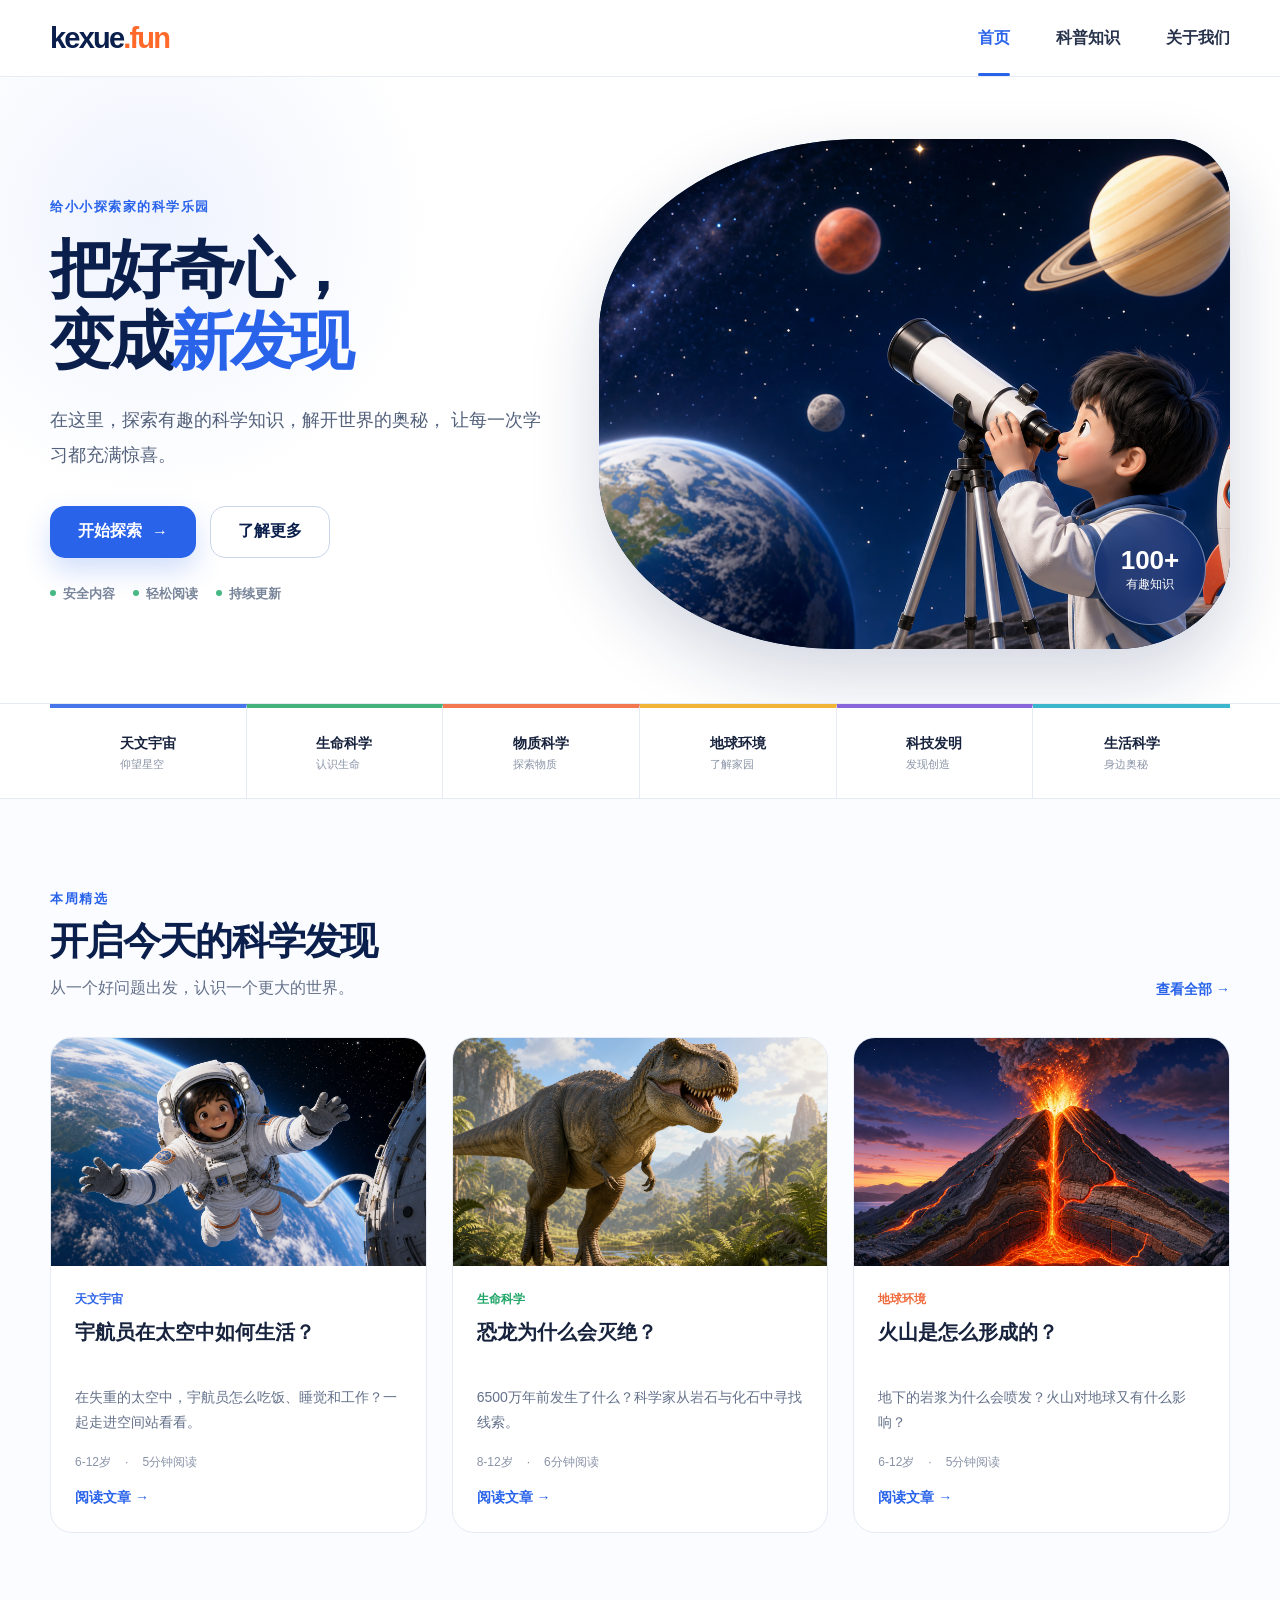
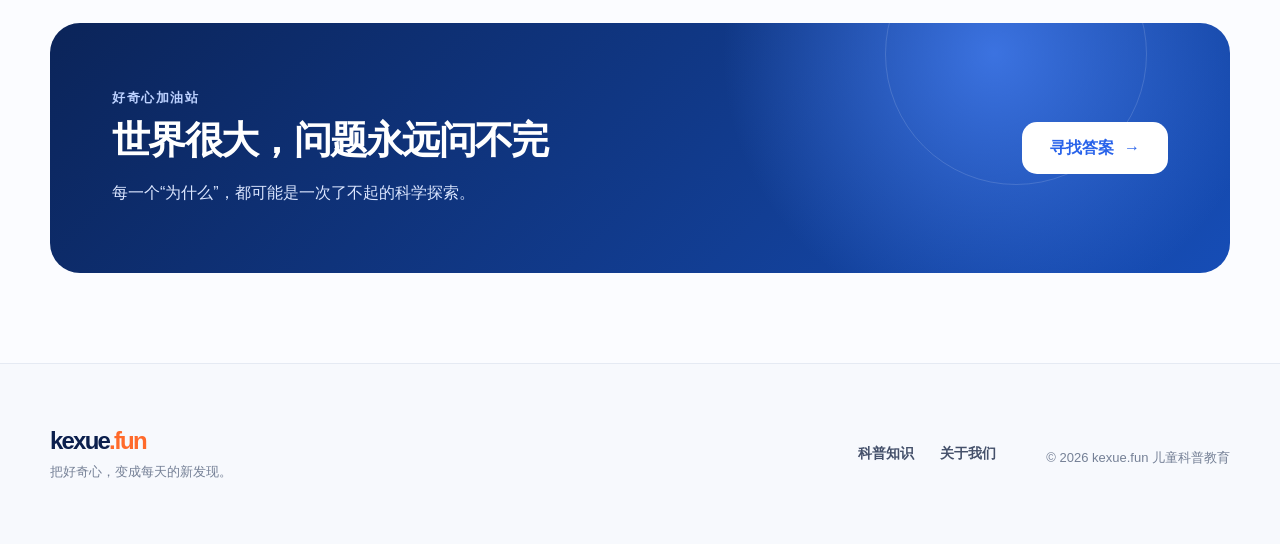
<file: index.html>
<!doctype html>
<html lang="zh-CN">
  <head>
    <meta charset="UTF-8" />
    <meta name="viewport" content="width=device-width, initial-scale=1.0" />
    <meta
      name="description"
      content="kexue.fun 是面向 6-12 岁儿童的中文科普知识网站。"
    />
    <title>kexue.fun | 儿童科普知识</title>
    <link rel="stylesheet" href="styles.css" />
  </head>
  <body data-page="home">
    <div id="site-header"></div>

    <main>
      <section class="hero">
        <div class="container hero-grid">
          <div class="hero-copy">
            <p class="kicker">给小小探索家的科学乐园</p>
            <h1>把好奇心，<br />变成<span>新发现</span></h1>
            <p class="hero-text">
              在这里，探索有趣的科学知识，解开世界的奥秘，
              让每一次学习都充满惊喜。
            </p>
            <div class="hero-actions">
              <a class="button primary" href="science.html">开始探索 <b>→</b></a>
              <a class="button secondary" href="about.html">了解更多</a>
            </div>
            <div class="trust-row">
              <span>安全内容</span>
              <span>轻松阅读</span>
              <span>持续更新</span>
            </div>
          </div>

          <div class="hero-art">
            <img src="images/hero-space.png" alt="孩子用望远镜探索宇宙" />
            <div class="knowledge-badge">
              <strong>100+</strong>
              <span>有趣知识</span>
            </div>
          </div>
        </div>
      </section>

      <section class="category-band" aria-label="科普分类">
        <div class="container category-grid">
          <a href="science.html?category=天文宇宙">
            <span><strong>天文宇宙</strong><small>仰望星空</small></span>
          </a>
          <a href="science.html?category=生命科学">
            <span><strong>生命科学</strong><small>认识生命</small></span>
          </a>
          <a href="science.html?category=物质科学">
            <span><strong>物质科学</strong><small>探索物质</small></span>
          </a>
          <a href="science.html?category=地球环境">
            <span><strong>地球环境</strong><small>了解家园</small></span>
          </a>
          <a href="science.html?category=科技发明">
            <span><strong>科技发明</strong><small>发现创造</small></span>
          </a>
          <a href="science.html?category=生活科学">
            <span><strong>生活科学</strong><small>身边奥秘</small></span>
          </a>
        </div>
      </section>

      <section class="section featured">
        <div class="container">
          <div class="section-head">
            <div>
              <span class="section-label">本周精选</span>
              <h2>开启今天的科学发现</h2>
              <p>从一个好问题出发，认识一个更大的世界。</p>
            </div>
            <a class="text-link" href="science.html">查看全部 →</a>
          </div>
          <div id="home-articles" class="card-grid"></div>
        </div>
      </section>

      <section class="question-section">
        <div class="container question-panel">
          <div>
            <span class="section-label light">好奇心加油站</span>
            <h2>世界很大，问题永远问不完</h2>
            <p>每一个“为什么”，都可能是一次了不起的科学探索。</p>
          </div>
          <a class="button white" href="science.html">寻找答案 <b>→</b></a>
        </div>
      </section>
    </main>

    <div id="site-footer"></div>
    <script src="data.js"></script>
    <script src="app.js"></script>
  </body>
</html>
</file>
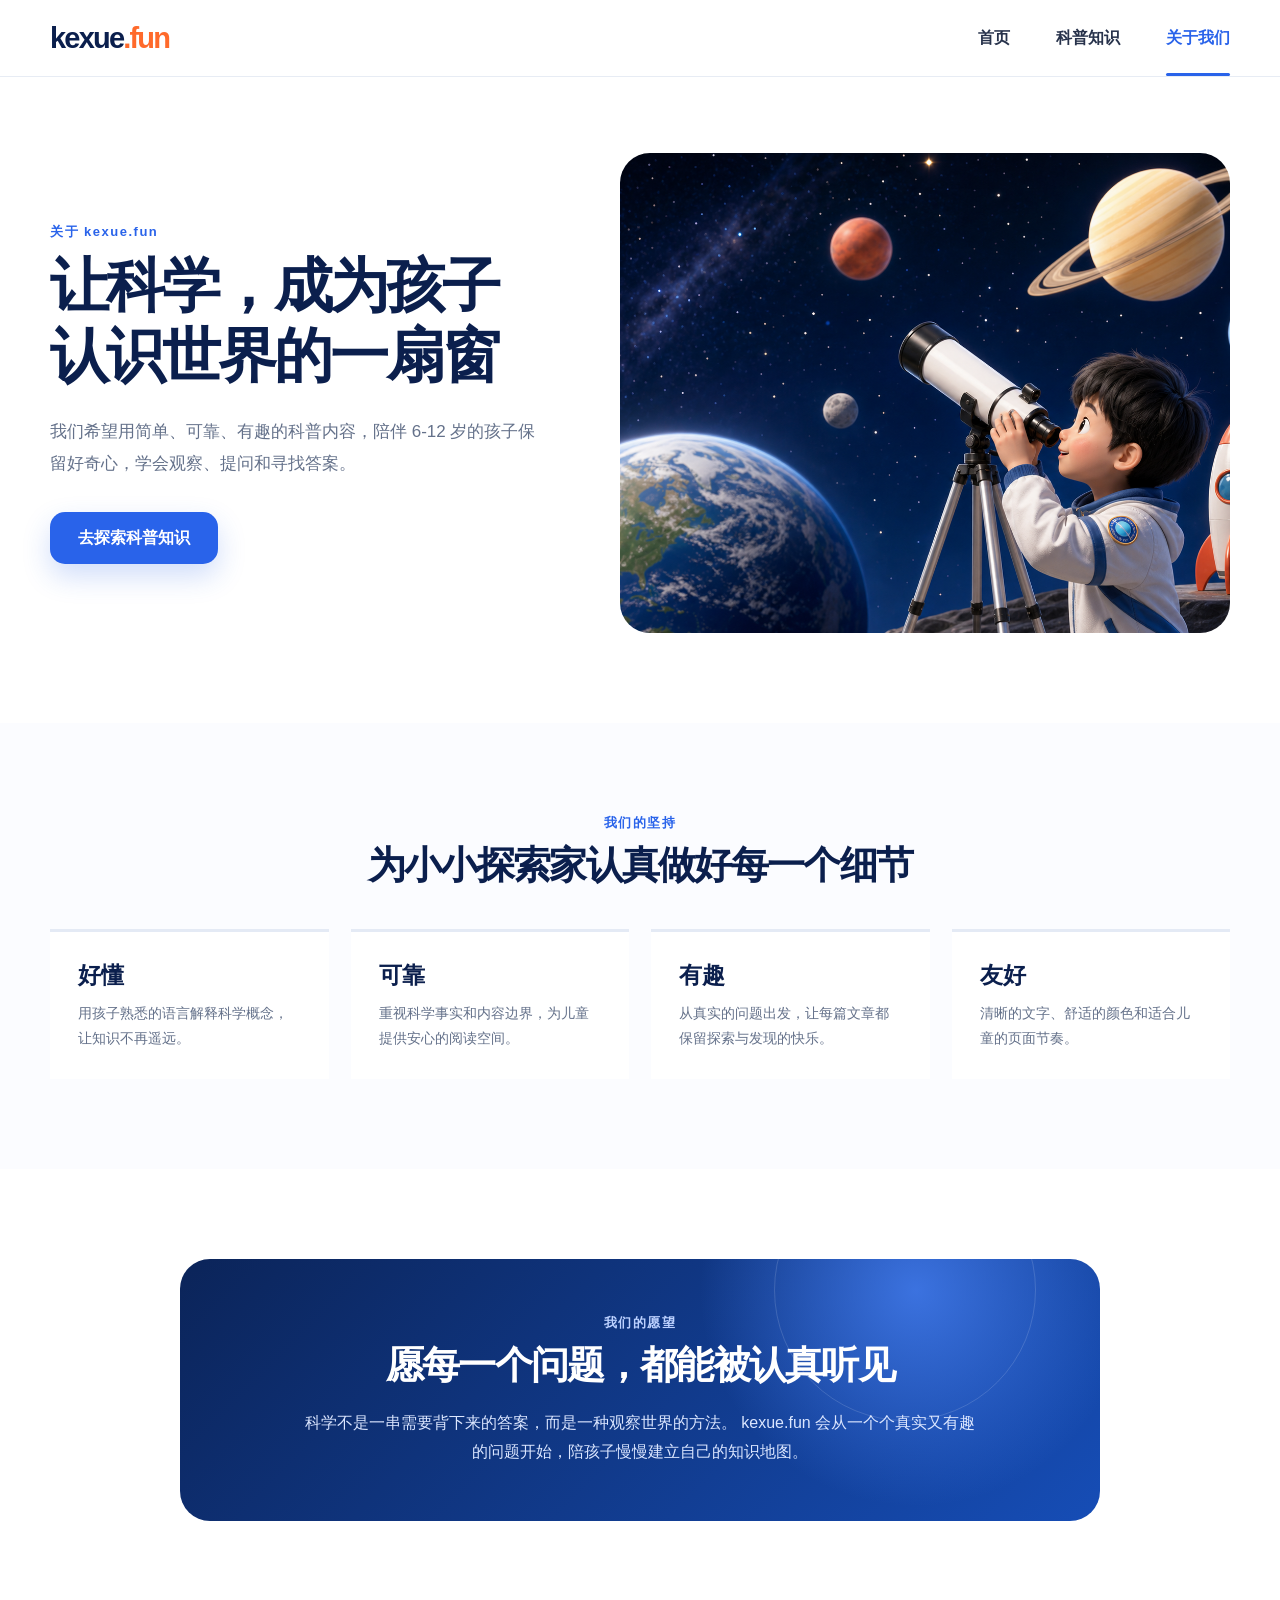
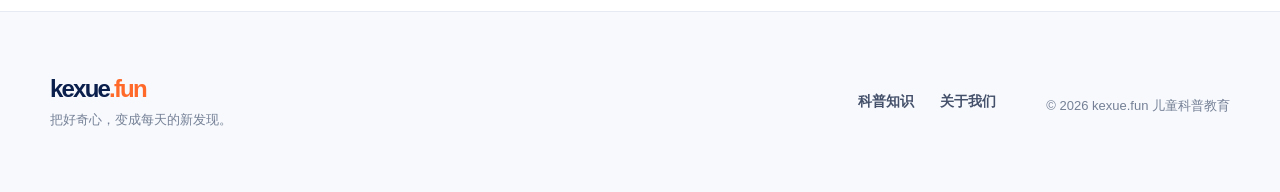
<file: about.html>
<!doctype html>
<html lang="zh-CN">
  <head>
    <meta charset="UTF-8" />
    <meta name="viewport" content="width=device-width, initial-scale=1.0" />
    <meta
      name="description"
      content="了解 kexue.fun 如何为孩子提供简单、可靠、有趣的科普内容。"
    />
    <title>关于我们 | kexue.fun</title>
    <link rel="stylesheet" href="styles.css" />
  </head>
  <body data-page="about">
    <div id="site-header"></div>

    <main>
      <section class="about-hero">
        <div class="container about-grid">
          <div>
            <span class="section-label">关于 kexue.fun</span>
            <h1>让科学，成为孩子认识世界的一扇窗</h1>
            <p>
              我们希望用简单、可靠、有趣的科普内容，陪伴 6-12
              岁的孩子保留好奇心，学会观察、提问和寻找答案。
            </p>
            <a class="button primary" href="science.html">去探索科普知识</a>
          </div>
          <div class="about-art">
            <img src="images/hero-space.png" alt="探索宇宙与科学的孩子" />
          </div>
        </div>
      </section>

      <section class="section values">
        <div class="container">
          <div class="section-head centered">
            <div>
              <span class="section-label">我们的坚持</span>
              <h2>为小小探索家认真做好每一个细节</h2>
            </div>
          </div>
          <div class="value-grid">
            <article>
              <h3>好懂</h3>
              <p>用孩子熟悉的语言解释科学概念，让知识不再遥远。</p>
            </article>
            <article>
              <h3>可靠</h3>
              <p>重视科学事实和内容边界，为儿童提供安心的阅读空间。</p>
            </article>
            <article>
              <h3>有趣</h3>
              <p>从真实的问题出发，让每篇文章都保留探索与发现的快乐。</p>
            </article>
            <article>
              <h3>友好</h3>
              <p>清晰的文字、舒适的颜色和适合儿童的页面节奏。</p>
            </article>
          </div>
        </div>
      </section>

      <section class="mission-section">
        <div class="container mission-panel">
          <span class="section-label light">我们的愿望</span>
          <h2>愿每一个问题，都能被认真听见</h2>
          <p>
            科学不是一串需要背下来的答案，而是一种观察世界的方法。
            kexue.fun 会从一个个真实又有趣的问题开始，陪孩子慢慢建立自己的知识地图。
          </p>
        </div>
      </section>
    </main>

    <div id="site-footer"></div>
    <script src="data.js"></script>
    <script src="app.js"></script>
  </body>
</html>
</file>
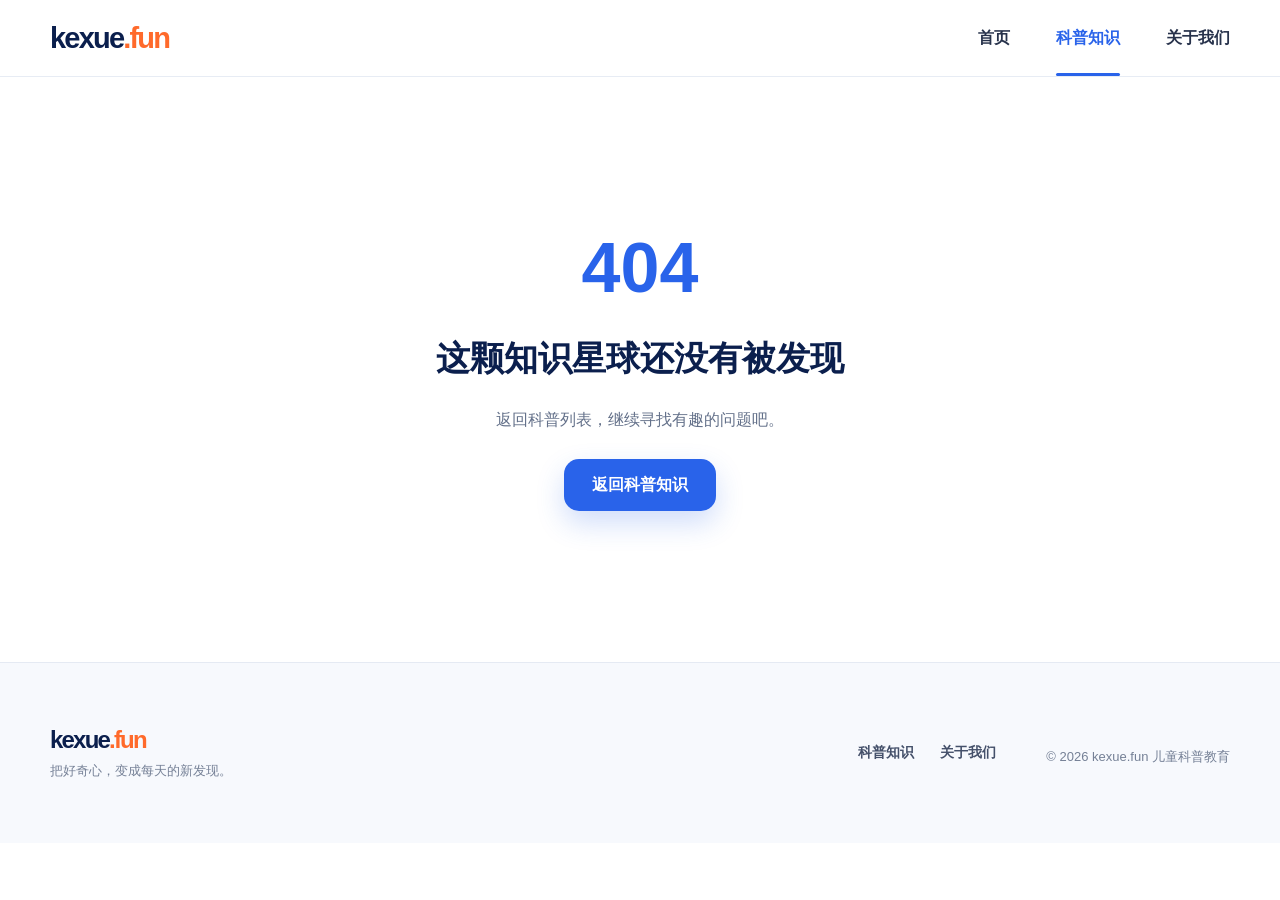
<file: article.html>
<!doctype html>
<html lang="zh-CN">
  <head>
    <meta charset="UTF-8" />
    <meta name="viewport" content="width=device-width, initial-scale=1.0" />
    <meta name="description" content="阅读儿童科普知识文章。" />
    <title>科普详情 | kexue.fun</title>
    <link rel="stylesheet" href="styles.css" />
  </head>
  <body data-page="science">
    <div id="site-header"></div>
    <main id="article-root"></main>
    <div id="site-footer"></div>

    <script src="data.js"></script>
    <script src="app.js"></script>
  </body>
</html>
</file>
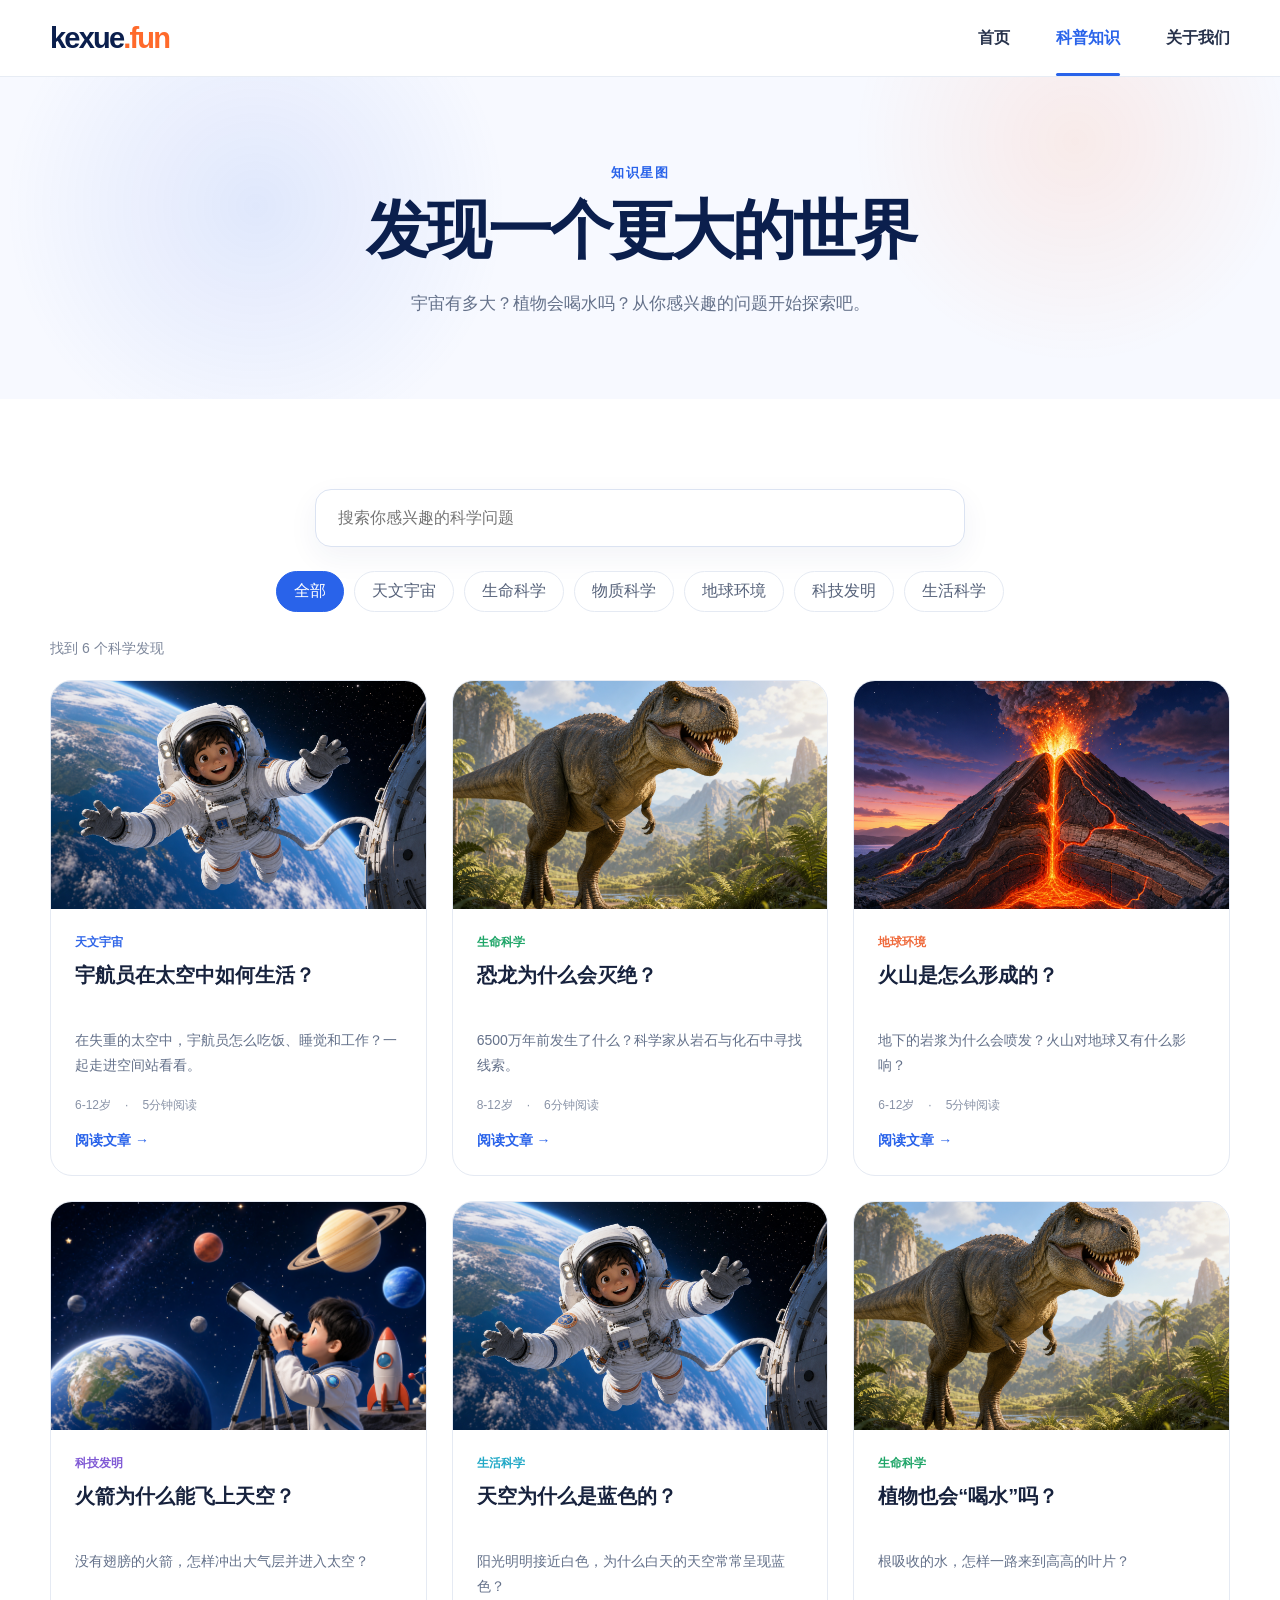
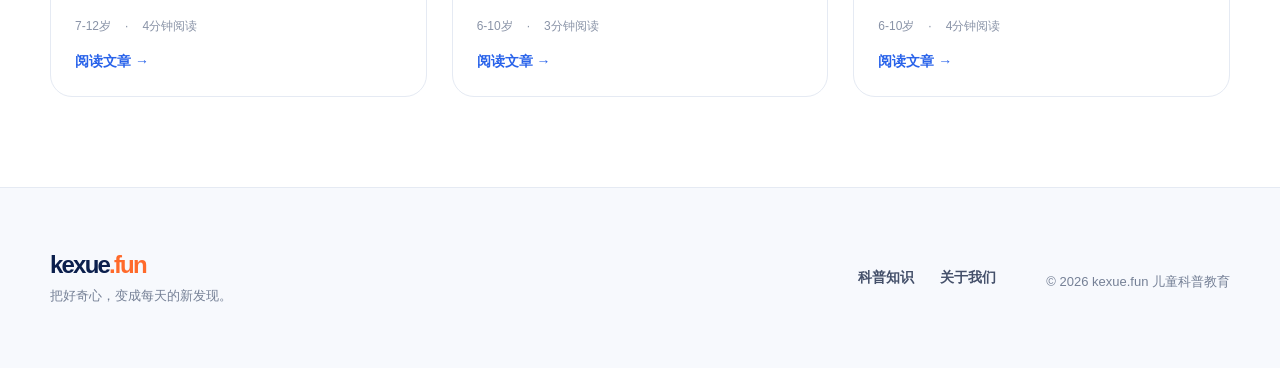
<file: science.html>
<!doctype html>
<html lang="zh-CN">
  <head>
    <meta charset="UTF-8" />
    <meta name="viewport" content="width=device-width, initial-scale=1.0" />
    <meta
      name="description"
      content="浏览适合 6-12 岁孩子阅读的宇宙、生命、地球和科技知识。"
    />
    <title>科普知识 | kexue.fun</title>
    <link rel="stylesheet" href="styles.css" />
  </head>
  <body data-page="science">
    <div id="site-header"></div>

    <main>
      <section class="page-hero">
        <div class="container narrow">
          <span class="section-label">知识星图</span>
          <h1>发现一个更大的世界</h1>
          <p>宇宙有多大？植物会喝水吗？从你感兴趣的问题开始探索吧。</p>
        </div>
      </section>

      <section class="section explorer">
        <div class="container">
          <div class="explorer-tools">
            <label class="search-box">
              <input
                id="search-input"
                type="search"
                aria-label="搜索科普知识"
                placeholder="搜索你感兴趣的科学问题"
                autocomplete="off"
              />
            </label>
            <div id="category-filters" class="filter-row" aria-label="按分类筛选"></div>
          </div>

          <p id="result-count" class="result-count"></p>
          <div id="science-list" class="card-grid"></div>
          <div id="empty-state" class="empty-state" hidden>
            <h2>暂时没有找到这个问题</h2>
            <p>换个关键词，或者试试其他科普分类吧。</p>
          </div>
        </div>
      </section>
    </main>

    <div id="site-footer"></div>
    <script src="data.js"></script>
    <script src="app.js"></script>
  </body>
</html>
</file>
<file: styles.css>
:root {
  --navy: #0b1f4d;
  --blue: #2963ea;
  --blue-dark: #1749c7;
  --orange: #ff6a2b;
  --ink: #17223d;
  --muted: #64718a;
  --line: #e5eaf3;
  --surface: #f5f8ff;
  --white: #ffffff;
}

* {
  box-sizing: border-box;
}

html {
  scroll-behavior: smooth;
}

body {
  margin: 0;
  color: var(--ink);
  background: var(--white);
  font-family:
    "Microsoft YaHei", "PingFang SC", "Noto Sans CJK SC", Arial, sans-serif;
  -webkit-font-smoothing: antialiased;
}

button,
input {
  font: inherit;
}

a {
  color: inherit;
  text-decoration: none;
}

img {
  display: block;
  max-width: 100%;
}

.container {
  width: min(1180px, calc(100% - 40px));
  margin-inline: auto;
}

.container.narrow {
  max-width: 760px;
}

.site-header {
  position: sticky;
  z-index: 50;
  top: 0;
  border-bottom: 1px solid rgba(229, 234, 243, 0.9);
  background: rgba(255, 255, 255, 0.94);
  backdrop-filter: blur(15px);
}

.header-inner {
  display: flex;
  min-height: 76px;
  align-items: center;
  justify-content: space-between;
}

.logo {
  color: var(--navy);
  font-size: 29px;
  font-weight: 900;
  letter-spacing: -1.8px;
}

.logo span {
  color: var(--orange);
}

.desktop-nav {
  display: flex;
  gap: 46px;
}

.desktop-nav a,
.mobile-nav a {
  position: relative;
  color: #27324b;
  font-size: 16px;
  font-weight: 700;
}

.desktop-nav a::after {
  position: absolute;
  right: 0;
  bottom: -27px;
  left: 0;
  height: 3px;
  border-radius: 999px;
  background: var(--blue);
  content: "";
  opacity: 0;
  transform: scaleX(0.5);
  transition: 180ms ease;
}

.desktop-nav a:hover,
.desktop-nav a.active,
.mobile-nav a.active {
  color: var(--blue);
}

.desktop-nav a.active::after {
  opacity: 1;
  transform: scaleX(1);
}

.menu-button {
  display: none;
  min-width: 58px;
  height: 43px;
  padding: 0 12px;
  border: 0;
  border-radius: 12px;
  color: var(--navy);
  background: var(--surface);
  cursor: pointer;
  font-size: 13px;
  font-weight: 800;
}

.mobile-nav {
  display: none;
}

.hero {
  overflow: hidden;
  padding: 52px 0 44px;
  background:
    radial-gradient(circle at 12% 23%, rgba(41, 99, 234, 0.08), transparent 23%),
    #fff;
}

.hero-grid {
  display: grid;
  min-height: 530px;
  align-items: center;
  grid-template-columns: 0.88fr 1.12fr;
  gap: 54px;
}

.kicker,
.section-label {
  color: var(--blue);
  font-size: 13px;
  font-weight: 900;
  letter-spacing: 1.5px;
}

.hero-copy h1 {
  margin: 18px 0 0;
  color: var(--navy);
  font-size: clamp(49px, 5vw, 72px);
  font-weight: 900;
  line-height: 1.12;
  letter-spacing: -4px;
}

.hero-copy h1 span {
  color: var(--blue);
}

.hero-text {
  max-width: 520px;
  margin: 26px 0 0;
  color: #53617b;
  font-size: 18px;
  line-height: 1.9;
}

.hero-actions {
  display: flex;
  flex-wrap: wrap;
  gap: 14px;
  margin-top: 34px;
}

.button {
  display: inline-flex;
  min-height: 52px;
  align-items: center;
  justify-content: center;
  gap: 10px;
  padding: 0 27px;
  border: 1px solid transparent;
  border-radius: 15px;
  font-weight: 800;
  transition:
    transform 180ms ease,
    box-shadow 180ms ease,
    background 180ms ease;
}

.button:hover {
  transform: translateY(-2px);
}

.button.primary {
  color: white;
  background: var(--blue);
  box-shadow: 0 12px 28px rgba(41, 99, 234, 0.22);
}

.button.primary:hover {
  background: var(--blue-dark);
}

.button.secondary {
  border-color: #c9d5eb;
  color: var(--navy);
  background: white;
}

.button.white {
  position: relative;
  z-index: 2;
  color: var(--blue);
  background: white;
}

.trust-row {
  display: flex;
  flex-wrap: wrap;
  gap: 18px;
  margin-top: 27px;
  color: #79859a;
  font-size: 13px;
  font-weight: 700;
}

.trust-row span::before {
  display: inline-block;
  width: 6px;
  height: 6px;
  margin-right: 7px;
  border-radius: 50%;
  background: #45b883;
  content: "";
  vertical-align: 2px;
}

.hero-art {
  position: relative;
  min-height: 510px;
  overflow: hidden;
  border-radius: 42% 10% 18% 38% / 38% 12% 18% 34%;
  background: var(--navy);
  box-shadow: 0 28px 70px rgba(12, 36, 88, 0.18);
}

.hero-art > img {
  width: 100%;
  height: 510px;
  object-fit: cover;
}

.knowledge-badge {
  position: absolute;
  right: 24px;
  bottom: 24px;
  display: flex;
  width: 112px;
  height: 112px;
  flex-direction: column;
  align-items: center;
  justify-content: center;
  border: 1px solid rgba(255, 255, 255, 0.42);
  border-radius: 50%;
  color: white;
  background: rgba(17, 48, 116, 0.77);
  backdrop-filter: blur(12px);
}

.knowledge-badge strong {
  font-size: 26px;
}

.knowledge-badge span {
  font-size: 12px;
}

.category-band {
  border-block: 1px solid var(--line);
}

.category-grid {
  display: grid;
  grid-template-columns: repeat(6, 1fr);
}

.category-grid a {
  display: flex;
  min-height: 94px;
  align-items: center;
  justify-content: center;
  border-right: 1px solid var(--line);
  border-top: 4px solid transparent;
  transition: 180ms ease;
}

.category-grid a:nth-child(1) { border-top-color: #4775ea; }
.category-grid a:nth-child(2) { border-top-color: #43b27b; }
.category-grid a:nth-child(3) { border-top-color: #f27850; }
.category-grid a:nth-child(4) { border-top-color: #f1b436; }
.category-grid a:nth-child(5) { border-top-color: #8a66dc; }
.category-grid a:nth-child(6) { border-top-color: #3bb6cd; }

.category-grid a:last-child {
  border-right: 0;
}

.category-grid a:hover {
  color: var(--blue);
  transform: translateY(-2px);
}

.category-grid span {
  display: flex;
  flex-direction: column;
  gap: 4px;
}

.category-grid strong {
  font-size: 14px;
}

.category-grid small {
  color: #8a94a7;
  font-size: 11px;
}

.section {
  padding: 90px 0;
}

.featured,
.values,
.related {
  background: #fbfcff;
}

.section-head {
  display: flex;
  align-items: flex-end;
  justify-content: space-between;
  gap: 30px;
  margin-bottom: 38px;
}

.section-head.compact {
  margin-bottom: 28px;
}

.section-head.centered {
  justify-content: center;
  text-align: center;
}

.section-head h2,
.question-panel h2,
.mission-panel h2 {
  margin: 8px 0 0;
  color: var(--navy);
  font-size: clamp(30px, 3vw, 42px);
  font-weight: 900;
  letter-spacing: -1.7px;
}

.section-head p {
  margin: 11px 0 0;
  color: var(--muted);
}

.text-link {
  color: var(--blue);
  font-size: 14px;
  font-weight: 800;
}

.text-link:hover {
  color: var(--orange);
}

.card-grid {
  display: grid;
  grid-template-columns: repeat(3, minmax(0, 1fr));
  gap: 25px;
}

.science-card {
  overflow: hidden;
  border: 1px solid var(--line);
  border-radius: 22px;
  background: white;
  transition:
    transform 200ms ease,
    box-shadow 200ms ease,
    border-color 200ms ease;
}

.science-card:hover {
  border-color: #cbd7ec;
  transform: translateY(-5px);
  box-shadow: 0 18px 40px rgba(24, 53, 110, 0.1);
}

.card-image {
  display: block;
  height: 228px;
  overflow: hidden;
  background: #eaf0fb;
}

.card-image img {
  width: 100%;
  height: 100%;
  object-fit: cover;
  transition: transform 450ms ease;
}

.science-card:hover .card-image img {
  transform: scale(1.035);
}

.card-body {
  padding: 23px 24px 25px;
}

.eyebrow {
  font-size: 12px;
  font-weight: 900;
}

.card-body h3 {
  min-height: 58px;
  margin: 10px 0 9px;
  color: var(--ink);
  font-size: 20px;
  line-height: 1.45;
}

.card-body h3 a:hover {
  color: var(--blue);
}

.card-body > p {
  min-height: 52px;
  margin: 0;
  color: var(--muted);
  font-size: 14px;
  line-height: 1.75;
}

.card-meta {
  display: flex;
  gap: 14px;
  margin: 17px 0;
  color: #8993a7;
  font-size: 12px;
}

.card-meta span + span::before {
  margin-right: 14px;
  content: "·";
}

.question-section {
  padding: 0 0 90px;
  background: #fbfcff;
}

.question-panel,
.mission-panel {
  position: relative;
  display: flex;
  min-height: 250px;
  overflow: hidden;
  align-items: center;
  justify-content: space-between;
  gap: 30px;
  padding: 54px 62px;
  border-radius: 30px;
  color: white;
  background:
    radial-gradient(circle at 80% 12%, rgba(77, 136, 255, 0.7), transparent 28%),
    linear-gradient(135deg, #0b2459, #164db6);
}

.question-panel::after,
.mission-panel::after {
  position: absolute;
  top: -100px;
  right: 7%;
  width: 260px;
  height: 260px;
  border: 1px solid rgba(255, 255, 255, 0.14);
  border-radius: 50%;
  content: "";
}

.question-panel h2,
.mission-panel h2 {
  color: white;
}

.question-panel p,
.mission-panel p {
  margin: 13px 0 0;
  color: #dbe6ff;
  line-height: 1.8;
}

.section-label.light {
  color: #bcd1ff;
}

.page-hero {
  padding: 86px 0 80px;
  text-align: center;
  background:
    radial-gradient(circle at 20% 40%, rgba(54, 105, 231, 0.12), transparent 24%),
    radial-gradient(circle at 84% 20%, rgba(255, 106, 43, 0.1), transparent 20%),
    #f7f9ff;
}

.page-hero h1,
.about-hero h1,
.article-header h1 {
  margin: 10px 0 0;
  color: var(--navy);
  font-size: clamp(42px, 5vw, 64px);
  font-weight: 900;
  line-height: 1.2;
  letter-spacing: -3px;
}

.page-hero p {
  max-width: 620px;
  margin: 20px auto 0;
  color: var(--muted);
  font-size: 17px;
  line-height: 1.8;
}

.explorer-tools {
  display: flex;
  flex-direction: column;
  align-items: center;
  gap: 24px;
  margin-bottom: 28px;
}

.search-box {
  display: flex;
  width: min(100%, 650px);
  height: 58px;
  align-items: center;
  gap: 12px;
  padding: 0 20px;
  border: 1px solid #dbe3f2;
  border-radius: 16px;
  color: #8792a7;
  background: white;
  box-shadow: 0 10px 30px rgba(29, 59, 115, 0.06);
}

.search-box:focus-within {
  border-color: var(--blue);
  box-shadow: 0 0 0 4px rgba(41, 99, 234, 0.1);
}

.search-box input {
  width: 100%;
  border: 0;
  outline: 0;
  color: var(--ink);
  background: transparent;
}

.filter-row {
  display: flex;
  flex-wrap: wrap;
  justify-content: center;
  gap: 10px;
}

.filter-row button {
  padding: 9px 17px;
  border: 1px solid var(--line);
  border-radius: 999px;
  color: #56627a;
  background: white;
  cursor: pointer;
}

.filter-row button:hover,
.filter-row button.selected {
  border-color: var(--blue);
  color: white;
  background: var(--blue);
}

.result-count {
  margin: 0 0 22px;
  color: #7d879b;
  font-size: 14px;
}

.empty-state {
  padding: 80px 20px;
  border: 1px dashed #cbd5e7;
  border-radius: 24px;
  text-align: center;
  background: #fafcff;
}

.empty-state h2 {
  color: var(--navy);
}

.empty-state p {
  color: var(--muted);
}

.article-page {
  padding: 58px 0 94px;
}

.article-header {
  max-width: 1020px;
}

.back-link {
  display: inline-block;
  margin-bottom: 44px;
  color: var(--muted);
  font-size: 14px;
  font-weight: 700;
}

.back-link:hover {
  color: var(--blue);
}

.article-category {
  display: block;
  font-size: 14px;
  font-weight: 900;
}

.article-header h1 {
  max-width: 850px;
  font-size: clamp(38px, 5vw, 62px);
}

.article-summary {
  max-width: 750px;
  margin: 20px 0 16px;
  color: var(--muted);
  font-size: 18px;
  line-height: 1.8;
}

.article-meta {
  display: flex;
  gap: 22px;
  color: #8a94a7;
  font-size: 13px;
  font-weight: 700;
}

.article-cover {
  height: min(55vw, 530px);
  min-height: 300px;
  overflow: hidden;
  margin-top: 38px;
  border-radius: 28px;
  background: #eaf0fb;
}

.article-cover img {
  width: 100%;
  height: 100%;
  object-fit: cover;
}

.article-layout {
  display: grid;
  max-width: 1020px;
  margin-top: 60px;
  align-items: start;
  grid-template-columns: 220px minmax(0, 1fr);
  gap: 68px;
}

.article-layout aside {
  position: sticky;
  top: 110px;
  display: flex;
  flex-direction: column;
  gap: 10px;
  padding: 24px;
  border-radius: 18px;
  background: #eef4ff;
}

.article-layout aside span,
.fact-box span {
  color: var(--blue);
  font-size: 12px;
  font-weight: 900;
  letter-spacing: 1px;
}

.article-layout aside strong {
  color: var(--navy);
  font-size: 17px;
  line-height: 1.65;
}

.article-content {
  max-width: 680px;
}

.article-lead {
  margin-top: 0;
  color: #33415f;
  font-size: 20px !important;
  font-weight: 700;
  line-height: 1.9 !important;
}

.article-content section {
  margin-top: 48px;
}

.article-content h2 {
  margin: 0 0 18px;
  color: var(--navy);
  font-size: 28px;
}

.article-content p {
  color: #4f5d77;
  font-size: 17px;
  line-height: 2;
}

.fact-box {
  margin-top: 26px;
  padding: 24px 26px;
  border-left: 4px solid var(--orange);
  border-radius: 0 16px 16px 0;
  background: #fff6f0;
}

.fact-box span {
  color: var(--orange);
}

.fact-box p {
  margin: 8px 0 0;
  color: #5c4b43;
  font-size: 15px;
}

.related {
  border-top: 1px solid var(--line);
}

.about-hero {
  padding: 76px 0 90px;
}

.about-grid {
  display: grid;
  align-items: center;
  grid-template-columns: 0.9fr 1.1fr;
  gap: 70px;
}

.about-hero h1 {
  font-size: clamp(40px, 4.6vw, 60px);
}

.about-hero p {
  margin: 24px 0 32px;
  color: var(--muted);
  font-size: 17px;
  line-height: 1.9;
}

.about-art {
  min-height: 480px;
  overflow: hidden;
  border-radius: 30px;
  background: var(--navy);
}

.about-art img {
  width: 100%;
  height: 480px;
  object-fit: cover;
}

.value-grid {
  display: grid;
  grid-template-columns: repeat(4, 1fr);
  gap: 22px;
}

.value-grid article {
  padding: 28px;
  border-top: 3px solid #e4eaf5;
  background: white;
}

.value-grid h3 {
  margin: 0 0 10px;
  color: var(--navy);
  font-size: 23px;
}

.value-grid p {
  margin: 0;
  color: var(--muted);
  font-size: 14px;
  line-height: 1.8;
}

.mission-section {
  padding: 90px 0;
}

.mission-panel {
  display: block;
  max-width: 920px;
  min-height: auto;
  text-align: center;
}

.mission-panel p {
  max-width: 680px;
  margin: 18px auto 0;
}

.not-found {
  display: grid;
  min-height: 65vh;
  padding: 80px 20px;
  place-items: center;
  text-align: center;
}

.not-found span {
  color: var(--blue);
  font-size: 70px;
  font-weight: 900;
}

.not-found h1 {
  color: var(--navy);
  font-size: 34px;
}

.not-found p {
  margin-bottom: 28px;
  color: var(--muted);
}

.site-footer {
  border-top: 1px solid var(--line);
  background: #f7f9fd;
}

.footer-inner {
  display: grid;
  min-height: 180px;
  align-items: center;
  grid-template-columns: 1fr auto auto;
  gap: 50px;
}

.footer-logo {
  font-size: 24px;
}

.footer-inner p {
  margin: 8px 0 0;
  color: #758096;
  font-size: 13px;
}

.footer-links {
  display: flex;
  gap: 26px;
  color: #44506a;
  font-size: 14px;
  font-weight: 700;
}

.footer-links a:hover {
  color: var(--blue);
}

.sr-only {
  position: absolute;
  width: 1px;
  height: 1px;
  overflow: hidden;
  padding: 0;
  border: 0;
  margin: -1px;
  clip: rect(0, 0, 0, 0);
  white-space: nowrap;
}

[hidden] {
  display: none !important;
}

@media (max-width: 1040px) {
  .hero-grid,
  .about-grid {
    grid-template-columns: 1fr 1fr;
    gap: 35px;
  }

  .category-grid {
    grid-template-columns: repeat(3, 1fr);
  }

  .category-grid a:nth-child(3) {
    border-right: 0;
  }

  .category-grid a:nth-child(-n + 3) {
    border-bottom: 1px solid var(--line);
  }

  .value-grid {
    grid-template-columns: repeat(2, 1fr);
  }
}

@media (max-width: 820px) {
  .desktop-nav {
    display: none;
  }

  .menu-button {
    display: block;
  }

  .mobile-nav {
    display: flex;
    flex-direction: column;
    gap: 2px;
    padding: 8px 20px 18px;
    border-top: 1px solid var(--line);
    background: white;
  }

  .mobile-nav a {
    padding: 13px 10px;
    border-radius: 10px;
  }

  .mobile-nav a.active {
    background: var(--surface);
  }

  .hero {
    padding-top: 35px;
  }

  .hero-grid,
  .about-grid {
    grid-template-columns: 1fr;
  }

  .hero-copy {
    text-align: center;
  }

  .hero-text {
    margin-inline: auto;
  }

  .hero-actions,
  .trust-row {
    justify-content: center;
  }

  .hero-art {
    min-height: 470px;
    border-radius: 28px;
  }

  .hero-art > img {
    height: 470px;
  }

  .card-grid {
    grid-template-columns: repeat(2, 1fr);
  }

  .article-layout {
    grid-template-columns: 1fr;
    gap: 30px;
  }

  .article-layout aside {
    position: static;
  }

  .footer-inner {
    padding: 40px 0;
    grid-template-columns: 1fr;
    gap: 22px;
    text-align: center;
  }

  .footer-links {
    justify-content: center;
  }
}

@media (max-width: 580px) {
  .container {
    width: calc(100% - 28px);
  }

  .header-inner {
    min-height: 66px;
  }

  .logo {
    font-size: 25px;
  }

  .hero-grid {
    min-height: auto;
    gap: 35px;
  }

  .hero-copy h1 {
    font-size: 44px;
    letter-spacing: -2.5px;
  }

  .hero-text {
    font-size: 16px;
  }

  .hero-actions {
    flex-direction: column;
  }

  .button {
    width: 100%;
  }

  .hero-art,
  .hero-art > img {
    min-height: 360px;
    height: 360px;
  }

  .knowledge-badge {
    width: 88px;
    height: 88px;
  }

  .category-grid {
    grid-template-columns: repeat(2, 1fr);
  }

  .category-grid a {
    justify-content: flex-start;
    padding-left: 16px;
    border-bottom: 1px solid var(--line);
  }

  .category-grid a:nth-child(2n) {
    border-right: 0;
  }

  .category-grid a:nth-last-child(-n + 2) {
    border-bottom: 0;
  }

  .section {
    padding: 66px 0;
  }

  .section-head h2,
  .question-panel h2,
  .mission-panel h2 {
    font-size: 30px;
  }

  .section-head > .text-link {
    display: none;
  }

  .card-grid {
    grid-template-columns: 1fr;
  }

  .question-section {
    padding-bottom: 66px;
  }

  .question-panel,
  .mission-panel {
    display: block;
    padding: 38px 25px;
    text-align: center;
  }

  .question-panel .button {
    margin-top: 24px;
  }

  .page-hero {
    padding: 62px 0;
  }

  .page-hero h1,
  .about-hero h1,
  .article-header h1 {
    font-size: 38px;
    letter-spacing: -1.5px;
  }

  .filter-row {
    justify-content: flex-start;
  }

  .article-page {
    padding-top: 38px;
  }

  .back-link {
    margin-bottom: 30px;
  }

  .article-cover {
    min-height: 235px;
    border-radius: 20px;
  }

  .article-layout {
    margin-top: 38px;
  }

  .article-content h2 {
    font-size: 24px;
  }

  .article-content p {
    font-size: 16px;
  }

  .about-hero {
    padding: 55px 0 68px;
  }

  .about-art,
  .about-art img {
    min-height: 340px;
    height: 340px;
  }

  .value-grid {
    grid-template-columns: 1fr;
  }

  .mission-section {
    padding: 66px 0;
  }
}

@media (prefers-reduced-motion: reduce) {
  *,
  *::before,
  *::after {
    scroll-behavior: auto !important;
    transition-duration: 0.01ms !important;
  }
}
</file>
